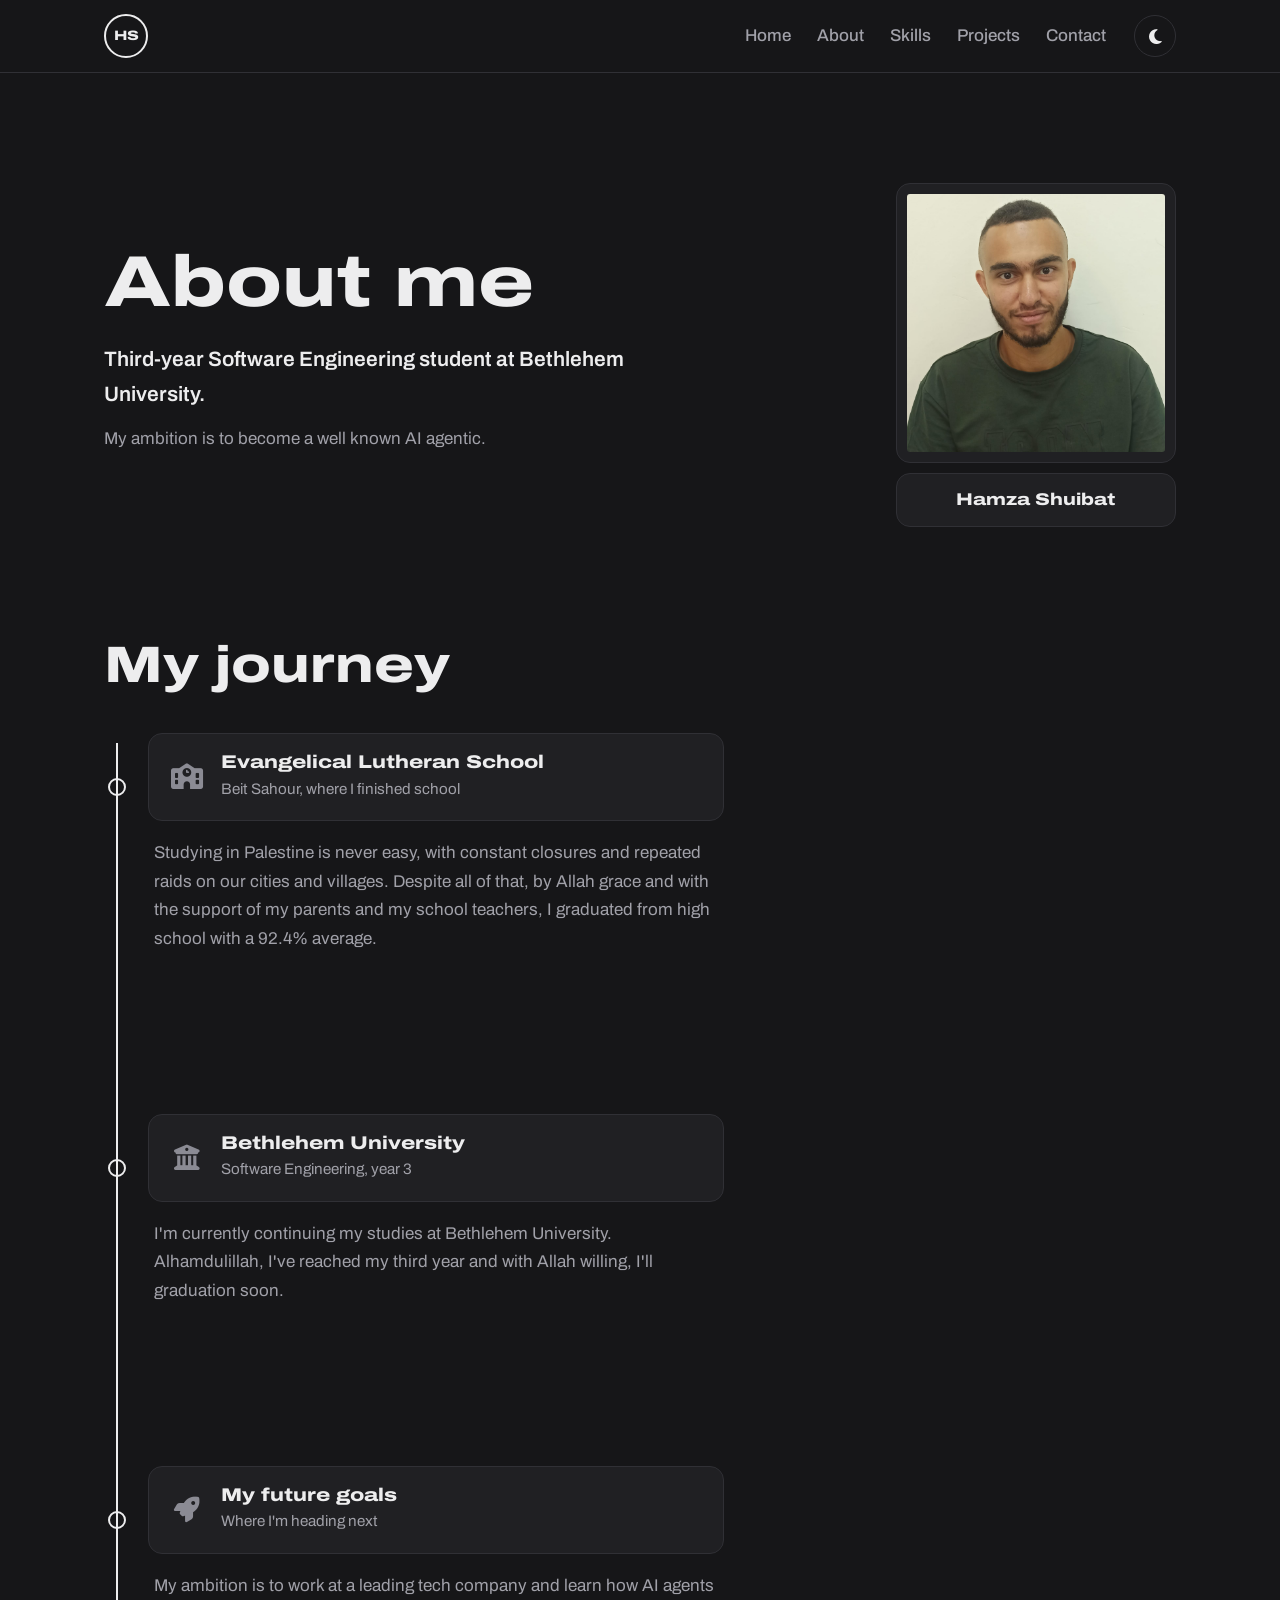
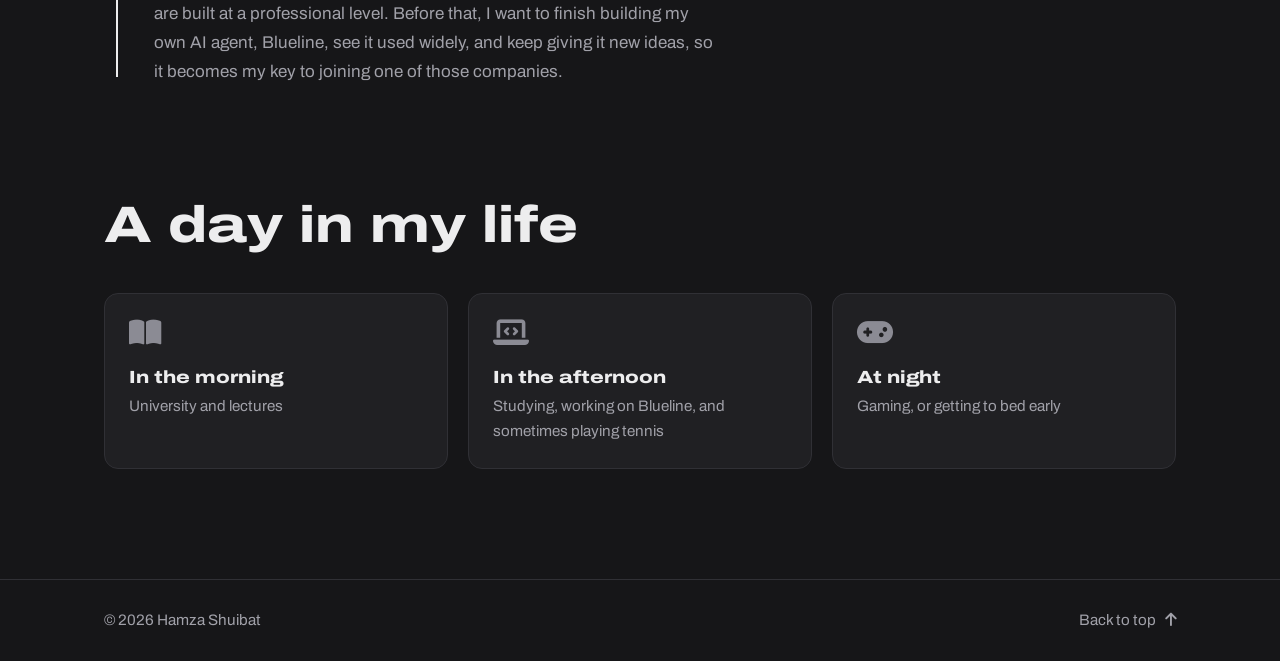
<file: about.html>
<!DOCTYPE html>
<html lang="en">

<head>
    <meta charset="UTF-8">
    <meta name="viewport" content="width=device-width, initial-scale=1.0">
    <meta name="description" content="About Hamza Shuibat: education, journey, and goals.">
    <title>About me | Hamza Shuibat</title>
    <link rel="icon" href="images/favicon.svg" type="image/svg+xml">
    <link rel="preconnect" href="https://fonts.googleapis.com">
    <link rel="preconnect" href="https://fonts.gstatic.com" crossorigin>
    <link rel="stylesheet"
        href="https://fonts.googleapis.com/css2?family=Archivo:wdth,wght@62..125,100..900&display=swap">
    <link rel="stylesheet" href="https://cdnjs.cloudflare.com/ajax/libs/font-awesome/6.5.1/css/all.min.css">
    <link rel="stylesheet" href="styles.css">
</head>

<body>

    <!-- ===================== HEADER + NAVIGATION BAR ===================== -->
    <header class="header">
        <nav class="nav">
            <a href="index.html" class="logo">HS</a>

            <ul class="nav-links">
                <li><a href="index.html">Home</a></li>
                <li><a href="about.html">About</a></li>
                <li><a href="skills.html">Skills</a></li>
                <li><a href="projects.html">Projects</a></li>
                <li><a href="index.html#contact">Contact</a></li>
            </ul>

            <input type="checkbox" id="theme-switch" class="theme-switch" aria-label="Light mode">
            <label for="theme-switch" class="theme-toggle" title="Dark / light mode">
                <i class="fa-solid fa-moon" aria-hidden="true"></i>
                <i class="fa-solid fa-sun" aria-hidden="true"></i>
            </label>
        </nav>
    </header>
    <main>

        <!-- ===================== ABOUT: INTRO + PHOTO ===================== -->
        <section class="section container about-top">
            <div class="about-intro">
                <h1>About me</h1>
                <p class="about-lead">Third-year Software Engineering student at Bethlehem University.</p>
                <p>My ambition is to become a well known AI agentic.</p>
            </div>

            <figure class="profile">
                <img src="images/ME.jpg" alt="Hamza Shuibat">
                <figcaption>Hamza Shuibat</figcaption>
            </figure>
        </section>

        <!-- ===================== MY JOURNEY ===================== -->
        <section class="section container">

            <h2>My journey</h2>

            <ol class="journey">
                <li class="stop">
                    <a class="stop-card" href="https://lutheran-school-bs.wixsite.com/elsbs/programs?lang=ar"
                        target="_blank" rel="noopener">
                        <i class="fa-solid fa-school" aria-hidden="true"></i>
                        <div>
                            <h3>Evangelical Lutheran School</h3>
                            <p>Beit Sahour, where I finished school</p>
                        </div>
                    </a>

                    <p class="stop-story">
                        Studying in Palestine is never easy, with constant closures and repeated raids
                        on our cities and villages. Despite all of that, by Allah grace and with the support
                        of my parents and my school teachers, I graduated from high school with a 92.4% average.
                    </p>
                </li>
                <li class="stop">
                    <a class="stop-card" href="https://www.bethlehem.edu/ar/" target="_blank" rel="noopener">
                        <i class="fa-solid fa-building-columns" aria-hidden="true"></i>
                        <div>
                            <h3>Bethlehem University</h3>
                            <p>Software Engineering, year 3</p>
                        </div>
                    </a>

                    <p class="stop-story">
                        I'm currently continuing my studies at Bethlehem University. Alhamdulillah, I've reached
                        my third year and with Allah willing, I'll graduation soon.
                    </p>
                </li>
                <li class="stop">
                    <div class="stop-card">
                        <i class="fa-solid fa-rocket" aria-hidden="true"></i>
                        <div>
                            <h3>My future goals</h3>
                            <p>Where I'm heading next</p>
                        </div>
                    </div>

                    <p class="stop-story">
                        My ambition is to work at a leading tech company and learn how AI agents are built
                        at a professional level. Before that, I want to finish building my own AI agent, Blueline,
                        see it used widely, and keep giving it new ideas, so it becomes my key to joining one of
                        those companies.
                    </p>
                </li>
            </ol>
        </section>
    </main>

    <!-- ===================== A DAY IN MY LIFE ===================== -->
    <section class="section container">
        <h2>A day in my life</h2>

        <ul class="routine">
            <li>
                <i class="fa-solid fa-book-open" aria-hidden="true"></i>
                <h3>In the morning</h3>
                <p>University and lectures</p>
            </li>
            <li>
                <i class="fa-solid fa-laptop-code" aria-hidden="true"></i>
                <h3>In the afternoon</h3>
                <p>Studying, working on Blueline, and sometimes playing tennis</p>
            </li>
            <li>
                <i class="fa-solid fa-gamepad" aria-hidden="true"></i>
                <h3>At night</h3>
                <p>Gaming, or getting to bed early</p>
            </li>
        </ul>
    </section>

    <!-- ===================== FOOTER ===================== -->
    <footer class="footer">
        <div class="container footer-inner">
            <p>&copy; 2026 Hamza Shuibat</p>
            <a href="#" class="to-top">Back to top <i class="fa-solid fa-arrow-up" aria-hidden="true"></i></a>
        </div>
    </footer>

</body>

</html>
</file>
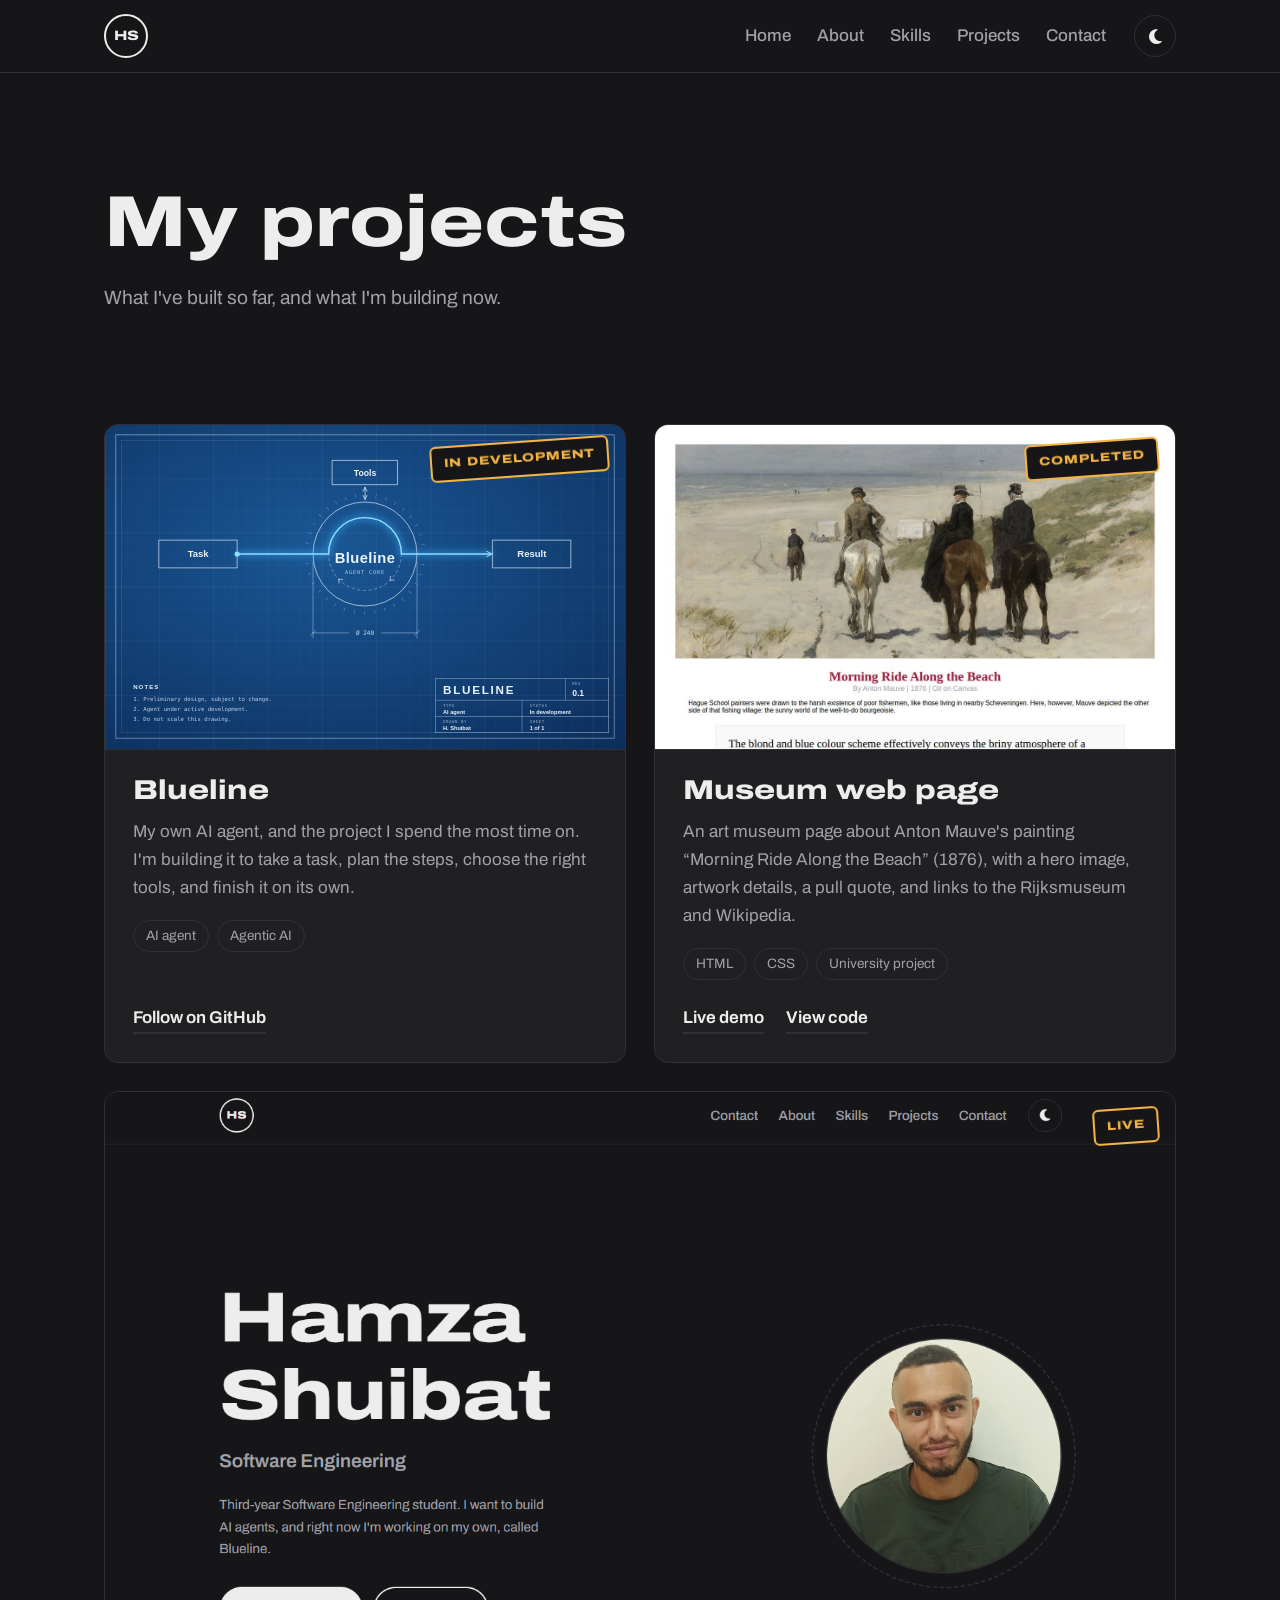
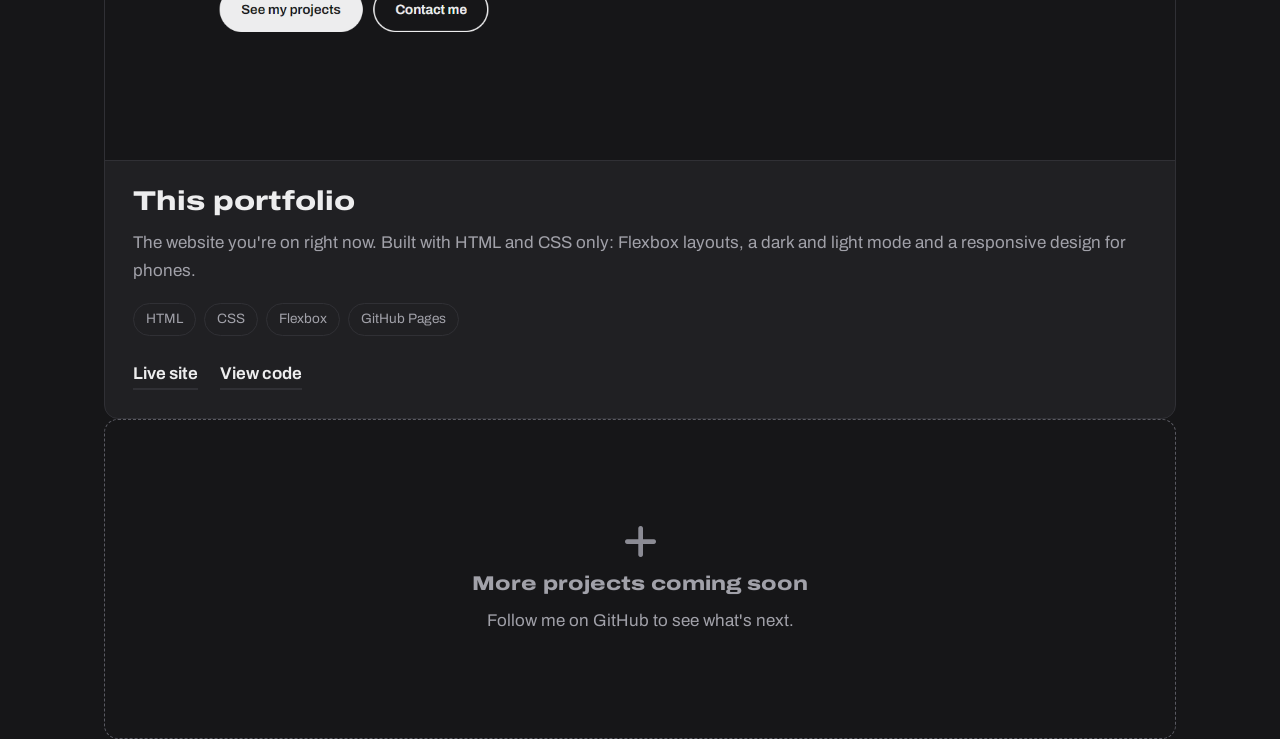
<file: projects.html>
<!DOCTYPE html>
<html lang="en">

<head>
    <meta charset="UTF-8">
    <meta name="viewport" content="width=device-width, initial-scale=1.0">
    <title>Projects | Hamza Shuibat</title>
    <meta name="description"
        content="Hamza Shuibat, third-year Software Engineering student focused on AI agentic engineering.">
    <link rel="icon" href="images/favicon.svg" type="image/svg+xml">
    <link rel="preconnect" href="https://fonts.googleapis.com">
    <link rel="preconnect" href="https://fonts.gstatic.com" crossorigin>
    <link rel="stylesheet"
        href="https://fonts.googleapis.com/css2?family=Archivo:wdth,wght@62..125,100..900&display=swap">
    <link rel="stylesheet" href="https://cdnjs.cloudflare.com/ajax/libs/font-awesome/6.5.1/css/all.min.css">
    <link rel="stylesheet" href="styles.css">
</head>

<body>

    <!-- ===================== HEADER + NAVIGATION BAR ===================== -->
    <header class="header">
        <nav class="nav">
            <a href="index.html" class="logo">HS</a>

            <ul class="nav-links">
                <li><a href="index.html">Home</a></li>
                <li><a href="about.html">About</a></li>
                <li><a href="skills.html">Skills</a></li>
                <li><a href="projects.html">Projects</a></li>
                <li><a href="index.html#contact">Contact</a></li>
            </ul>

            <input type="checkbox" id="theme-switch" class="theme-switch" aria-label="Light mode">
            <label for="theme-switch" class="theme-toggle" title="Dark / light mode">
                <i class="fa-solid fa-moon" aria-hidden="true"></i>
                <i class="fa-solid fa-sun" aria-hidden="true"></i>
            </label>
        </nav>
    </header>

    <main>

        <!-- ===================== PROJECTS: TITLE ===================== -->
        <section class="section container projects-top">
            <h1>My projects</h1>
            <p class="projects-lead">What I've built so far, and what I'm building now.</p>
        </section>

        <!-- ===================== ALL PROJECTS ===================== -->
        <section class="section container">
            <div class="projects projects-all">

                <!-- 1. Blueline -->
                <article class="project">
                    <figure class="project-image">
                        <img src="images/blueline.svg"
                            alt="Drawing of Blueline, an AI agent that turns a task into a result using tools"
                            loading="lazy">
                    </figure>
                    <p class="stamp">In development</p>
                    <div class="project-body">
                        <h3>Blueline</h3>
                        <p>
                            My own AI agent, and the project I spend the most time on. I'm building it
                            to take a task, plan the steps, choose the right tools, and finish it on its own.
                        </p>
                        <ul class="tags">
                            <li>AI agent</li>
                            <li>Agentic AI</li>
                        </ul>
                        <div class="project-links">
                            <a href="https://github.com/kopfror" target="_blank" rel="noopener">Follow on GitHub</a>
                        </div>

                    </div>
                </article>

                <!-- 2. Museum web page -->
                <article class="project">
                    <figure class="project-image">
                        <img src="images/museum.jpg"
                            alt="Screenshot of the museum web page about the painting Morning Ride Along the Beach"
                            loading="lazy">
                    </figure>
                    <p class="stamp">Completed</p>
                    <div class="project-body">
                        <h3>Museum web page</h3>
                        <p>
                            An art museum page about Anton Mauve's painting “Morning Ride Along the Beach”
                            (1876), with a hero image, artwork details, a pull quote, and links to the
                            Rijksmuseum and Wikipedia.
                        </p>
                        <ul class="tags">
                            <li>HTML</li>
                            <li>CSS</li>
                            <li>University project</li>
                        </ul>
                        <div class="project-links">
                            <a href="https://kopfror.github.io/Museum-Uni/" target="_blank" rel="noopener">Live demo</a>
                            <a href="https://github.com/kopfror/Museum-Uni" target="_blank" rel="noopener">View code</a>
                        </div>
                    </div>
                </article>

                <!-- 3. This portfolio -->
                <article class="project">
                    <figure class="project-image">
                        <img src="images/profile.png" alt="Screenshot of the home page of this portfolio website"
                            loading="lazy">
                    </figure>
                    <p class="stamp">Live</p>
                    <div class="project-body">
                        <h3>This portfolio</h3>
                        <p>
                            The website you're on right now. Built with HTML and CSS only: Flexbox layouts,
                            a dark and light mode and a responsive design for phones.
                        </p>
                        <ul class="tags">
                            <li>HTML</li>
                            <li>CSS</li>
                            <li>Flexbox</li>
                            <li>GitHub Pages</li>
                        </ul>
                        <div class="project-links">
                            <a href="https://kopfror.github.io/Portfolio/" target="_blank" rel="noopener">Live site</a>
                            <a href="https://github.com/kopfror/Portfolio" target="_blank" rel="noopener">View code</a>
                        </div>
                    </div>
            </div>
            </article>

            <!-- 4. coming soon -->
            <a class="project-soon" href="https://github.com/kopfror" target="_blank" rel="noopener">
                <i class="fa-solid fa-plus" aria-hidden="true"></i>
                <h3>More projects coming soon</h3>
                <p>Follow me on GitHub to see what's next.</p>
            </a>

            </div>
        </section>

    </main>









</body>
</file>
<file: styles.css>
/* =====================================================================
   ALL PAGES (index.html, about.html, skills.html, projects.html)
   ===================================================================== */

:root {
    --bg: #161618;
    --surface: #202023;
    --border: #303035;
    --text: #ededee;
    --muted: #a1a1a9;
    --icon: #8b8b94;
    --stamp: #f5b544;
    --frame: #5a5a62;

    --java: #e76f00;
    --html: #e34f26;
    --css: #1572b6;
    --js: #f7df1e;
    --bash: #4eaa25;
    --arch: #1793d1;
    --zorin: #15a6f0;
    --linux: #fcc624;
    --git: #f05032;
    --ai: #4f9dff;
    --school: #a78bfa;
    --languages: #f59e0b;
    --gaming: #22c55e;
    --linkedin: #0a66c2;
    --github: #ffffff;
    --youtube: #ff0000;
    --email: #ea4335;
    --whatsapp: #25d366;
    --discord: #5865f2;

    --font: "Archivo", "Helvetica Neue", Arial, sans-serif;
    --radius: 14px;
    color-scheme: dark;
}

:root:has(#theme-switch:checked) {
    --bg: #f3f3f4;
    --surface: #ffffff;
    --border: #dcdce0;
    --text: #19191c;
    --muted: #5d5d67;
    --icon: #9a9aa3;
    --stamp: #b06a00;
    --frame: #b4b4bc;
    --github: #181717;
    color-scheme: light;
}

* {
    box-sizing: border-box;
}

html {
    scroll-behavior: smooth;
    scroll-padding-top: 90px;
}

body {
    margin: 0;
    font-family: var(--font);
    font-size: 1.0625rem;
    line-height: 1.65;
    color: var(--text);
    background: var(--bg);
    transition: background-color 0.4s, color 0.4s;
}

img {
    display: block;
    max-width: 100%;
}

a {
    color: inherit;
    text-decoration: none;
}

ul,
ol {
    margin: 0;
    padding: 0;
    list-style: none;
}

h1,
h2,
h3 {
    margin: 0;
    line-height: 1.1;
    font-weight: 800;
    font-stretch: 125%;
}

:focus-visible {
    outline: 2px solid var(--text);
    outline-offset: 4px;
}

.container {
    max-width: 1120px;
    margin: 0 auto;
    padding: 0 24px;
}

.section {
    padding-top: 110px;
}

.section h2 {
    margin-bottom: 40px;
    font-size: clamp(2.2rem, 5vw, 3.2rem);
}

.header {
    position: sticky;
    top: 0;
    z-index: 10;
    background: var(--bg);
    border-bottom: 1px solid var(--border);
    transition: background-color 0.4s, border-color 0.4s;
}

.nav {
    display: flex;
    align-items: center;
    gap: 28px;
    max-width: 1120px;
    height: 72px;
    margin: 0 auto;
    padding: 0 24px;
}

.logo {
    display: flex;
    align-items: center;
    justify-content: center;
    width: 44px;
    height: 44px;
    border: 2px solid var(--text);
    border-radius: 50%;
    font-size: 0.85rem;
    font-weight: 800;
    font-stretch: 125%;
    transition: transform 0.4s, background-color 0.3s, color 0.3s;
}

.logo:hover {
    background: var(--text);
    color: var(--bg);
    transform: rotate(-15deg) scale(1.08);
}

.nav-links {
    display: flex;
    gap: 26px;
    margin-left: auto;
}

.nav-links a {
    position: relative;
    color: var(--muted);
    font-weight: 500;
    transition: color 0.2s;
}

.nav-links a::after {
    content: "";
    position: absolute;
    left: 0;
    bottom: -4px;
    width: 100%;
    height: 2px;
    background: var(--text);
    transform: scaleX(0);
    transition: transform 0.3s;
}

.nav-links a:hover {
    color: var(--text);
}

.nav-links a:hover::after {
    transform: scaleX(1);
}

.theme-switch {
    position: fixed;
    top: 0;
    left: 0;
    opacity: 0;
    pointer-events: none;
}

.theme-toggle {
    position: relative;
    width: 42px;
    height: 42px;
    border: 1px solid var(--border);
    border-radius: 50%;
    cursor: pointer;
    transition: border-color 0.3s, transform 0.3s;
}

.theme-toggle:hover {
    border-color: var(--text);
    transform: scale(1.1);
}

.theme-switch:focus-visible+.theme-toggle {
    outline: 2px solid var(--text);
    outline-offset: 3px;
}

.theme-toggle i {
    position: absolute;
    top: 50%;
    left: 50%;
    translate: -50% -50%;
    transition: opacity 0.4s, transform 0.5s;
}

.fa-moon {
    color: var(--text);
}

.fa-sun {
    color: var(--stamp);
    opacity: 0;
    transform: rotate(-90deg) scale(0.4);
}

.theme-switch:checked+.theme-toggle .fa-moon {
    opacity: 0;
    transform: rotate(90deg) scale(0.4);
}

.theme-switch:checked+.theme-toggle .fa-sun {
    opacity: 1;
    transform: none;
}

.button {
    display: inline-block;
    padding: 13px 26px;
    border: 2px solid var(--text);
    border-radius: 999px;
    font-weight: 650;
    transition: transform 0.25s, background-color 0.25s, color 0.25s;
}

.button-main {
    background: var(--text);
    color: var(--bg);
}

.button:hover {
    transform: translateY(-4px);
}

.button-outline:hover {
    background: var(--text);
    color: var(--bg);
}

.footer {
    margin-top: 110px;
    border-top: 1px solid var(--border);
}

.footer-inner {
    display: flex;
    justify-content: space-between;
    align-items: center;
    padding-top: 28px;
    padding-bottom: 28px;
    color: var(--muted);
    font-size: 0.95rem;
}

.footer p {
    margin: 0;
}

.to-top {
    transition: color 0.3s;
}

.to-top i {
    margin-left: 6px;
    transition: transform 0.3s;
}

.to-top:hover {
    color: var(--text);
}

.to-top:hover i {
    transform: translateY(-4px);
}

.java:hover i {
    color: var(--java);
}

.html:hover i {
    color: var(--html);
}

.css:hover i {
    color: var(--css);
}

.js:hover i {
    color: var(--js);
}

.bash:hover i {
    color: var(--bash);
}

.arch:hover i {
    color: var(--arch);
}

.zorin:hover i {
    color: var(--zorin);
}

.linux:hover i {
    color: var(--linux);
}

.git:hover i {
    color: var(--git);
}

.ai:hover i {
    color: var(--ai);
}

.school:hover i {
    color: var(--school);
}

.languages:hover i {
    color: var(--languages);
}

.gaming:hover i {
    color: var(--gaming);
}

.linkedin:hover i {
    color: var(--linkedin);
}

.github:hover i {
    color: var(--github);
}

.youtube:hover i {
    color: var(--youtube);
}

.email:hover i {
    color: var(--email);
}

.whatsapp:hover i {
    color: var(--whatsapp);
}

.discord:hover i {
    color: var(--discord);
}

.si {
    display: inline-block;
    width: 1em;
    height: 1em;
    background-color: currentColor;
    -webkit-mask: var(--logo) center / contain no-repeat;
    mask: var(--logo) center / contain no-repeat;
}

.si-arch {
    --logo: url("https://cdn.jsdelivr.net/npm/simple-icons@16.0.0/icons/archlinux.svg");
}

.si-zorin {
    --logo: url("https://cdn.jsdelivr.net/npm/simple-icons@16.0.0/icons/zorin.svg");
}

.si-bash {
    --logo: url("https://cdn.jsdelivr.net/npm/simple-icons@16.0.0/icons/gnubash.svg");
}

@media (max-width: 640px) {
    html {
        scroll-padding-top: 130px;
    }

    .nav {
        flex-wrap: wrap;
        height: auto;
        padding-top: 12px;
        padding-bottom: 12px;
        row-gap: 12px;
    }

    .theme-toggle {
        margin-left: auto;
    }

    .nav-links {
        order: 3;
        width: 100%;
        justify-content: space-between;
        margin-left: 0;
        font-size: 0.95rem;
    }

    .section {
        padding-top: 80px;
    }
}


/* =====================================================================
   index.html
   ===================================================================== */

.hero {
    display: flex;
    align-items: center;
    justify-content: space-between;
    gap: 48px;
    min-height: calc(100vh - 72px);
    padding-top: 40px;
    padding-bottom: 40px;
}

.hero h1 {
    font-size: clamp(2.8rem, 8vw, 5.6rem);
    animation: fade-up 0.8s both;
}

.hero-title {
    margin: 14px 0 22px;
    color: var(--muted);
    font-size: clamp(1.15rem, 2.4vw, 1.5rem);
    font-weight: 600;
    animation: fade-up 0.8s 0.15s both;
}

.hero-intro {
    max-width: 44ch;
    margin: 0 0 34px;
    color: var(--muted);
    animation: fade-up 0.8s 0.3s both;
}

.hero-buttons {
    display: flex;
    flex-wrap: wrap;
    gap: 14px;
    animation: fade-up 0.8s 0.45s both;
}

.hero-circle {
    position: relative;
    flex-shrink: 0;
    width: 300px;
    height: 300px;
    animation: pop-in 0.9s 0.3s both;
}

.hero-circle img {
    width: 100%;
    height: 100%;
    object-fit: cover;
    border: 2px solid var(--border);
    border-radius: 50%;
    transition: border-color 0.4s, transform 0.4s;
}

.hero-circle::before {
    content: "";
    position: absolute;
    inset: -18px;
    border: 2px dashed var(--border);
    border-radius: 50%;
}

.hero-circle:hover img {
    border-color: var(--text);
    transform: scale(1.03);
}

.hero-circle:hover::before {
    animation: spin 6s linear infinite;
}

.about {
    display: flex;
    align-items: flex-start;
    gap: 56px;
}

.about-text {
    flex: 1;
    max-width: 60ch;
}

.about-text p {
    margin: 0 0 18px;
    color: var(--muted);
    font-size: 1.15rem;
}

.facts {
    flex: 0 0 340px;
    padding: 10px;
    border: 1px solid var(--border);
    border-radius: var(--radius);
    background: var(--surface);
}

.facts li {
    display: flex;
    align-items: center;
    gap: 14px;
    padding: 10px 14px;
    border-radius: 10px;
    transition: background-color 0.25s, transform 0.25s;
}

.facts i {
    width: 24px;
    text-align: center;
    font-size: 1.2rem;
    color: var(--icon);
    transition: color 0.3s;
}

.facts li:hover {
    background: var(--bg);
    transform: translateX(6px);
}

.about-buttons {
    margin-top: 36px;
    margin-left: -4px;
}

.skills {
    display: flex;
    flex-wrap: wrap;
    gap: 20px;
}

.skill {
    flex: 1 1 calc(33.333% - 20px);
}

.skill a {
    display: flex;
    flex-direction: column;
    gap: 18px;
    height: 100%;
    padding: 28px;
    border: 1px solid var(--border);
    border-radius: var(--radius);
    background: var(--surface);
    transition: background-color 0.3s, border-color 0.3s;
}

.skill i {
    font-size: 2.4rem;
    color: var(--icon);
    transition: color 0.3s;
}

.skill h3 {
    font-size: 1.2rem;
}

.skill a:hover {
    background: var(--bg);
    border-color: var(--frame);
}

.skill-more a {
    border-style: dashed;
    background: transparent;
}

.skill-more a:hover i {
    color: var(--text);
    transform: translateX(8px);
}

.contact-text {
    margin: -20px 0 36px;
    color: var(--muted);
}

.socials {
    display: flex;
    flex-wrap: wrap;
    gap: 16px;
}

.social {
    position: relative;
    display: flex;
    flex-direction: column;
    align-items: center;
    width: 130px;
    padding: 24px 10px;
    border: 1px solid var(--border);
    border-radius: var(--radius);
    background: var(--surface);
    color: var(--muted);
    font-weight: 600;
    transition: transform 0.3s, border-color 0.3s, color 0.3s;
}

.social span {
    position: absolute;
    width: 1px;
    height: 1px;
    overflow: hidden;
    clip-path: inset(50%);
    white-space: nowrap;
}

.social i {
    font-size: 2.6rem;
    color: var(--icon);
    transition: color 0.3s;
}

.social:hover {
    transform: translateY(-8px);
    border-color: var(--icon);
    color: var(--text);
}

.social:hover i {
    animation: bounce 0.6s;
}

@media (max-width: 900px) {
    .hero-circle {
        width: 220px;
        height: 220px;
    }

    .about {
        flex-direction: column;
    }

    .facts {
        flex-basis: auto;
        width: 100%;
    }

    .skill {
        flex-basis: calc(50% - 20px);
    }
}

@media (max-width: 640px) {
    .hero {
        flex-direction: column-reverse;
        align-items: flex-start;
        min-height: auto;
        padding-top: 56px;
    }

    .hero-circle {
        width: 150px;
        height: 150px;
        margin-left: 18px;
    }

    .hero-circle::before {
        inset: -12px;
    }

    .skill {
        flex-basis: 100%;
    }

    .skill a {
        flex-direction: row;
        align-items: center;
        padding: 20px 22px;
    }

    .skill i {
        width: 40px;
        font-size: 2rem;
        text-align: center;
    }

    .socials {
        flex-wrap: nowrap;
        gap: 8px;
    }

    .socials li {
        flex: 1;
    }

    .social {
        width: 100%;
        padding: 14px 0;
    }

    .social i {
        font-size: 1.6rem;
    }
}

/* =====================================================================
   index.html
   ===================================================================== */

.hero {
    display: flex;
    align-items: center;
    justify-content: space-between;
    gap: 48px;
    min-height: calc(100vh - 72px);
    padding-top: 40px;
    padding-bottom: 40px;
}

.hero h1 {
    font-size: clamp(2.8rem, 8vw, 5.6rem);
    animation: fade-up 0.8s both;
}

.hero-title {
    margin: 14px 0 22px;
    color: var(--muted);
    font-size: clamp(1.15rem, 2.4vw, 1.5rem);
    font-weight: 600;
    animation: fade-up 0.8s 0.15s both;
}

.hero-intro {
    max-width: 44ch;
    margin: 0 0 34px;
    color: var(--muted);
    animation: fade-up 0.8s 0.3s both;
}

.hero-buttons {
    display: flex;
    flex-wrap: wrap;
    gap: 14px;
    animation: fade-up 0.8s 0.45s both;
}

.hero-circle {
    position: relative;
    flex-shrink: 0;
    width: 300px;
    height: 300px;
    animation: pop-in 0.9s 0.3s both;
}

.hero-circle img {
    width: 100%;
    height: 100%;
    object-fit: cover;
    border: 2px solid var(--border);
    border-radius: 50%;
    transition: border-color 0.4s, transform 0.4s;
}

.hero-circle::before {
    content: "";
    position: absolute;
    inset: -18px;
    border: 2px dashed var(--border);
    border-radius: 50%;
}

.hero-circle:hover img {
    border-color: var(--text);
    transform: scale(1.03);
}

.hero-circle:hover::before {
    animation: spin 6s linear infinite;
}

.about {
    display: flex;
    align-items: flex-start;
    gap: 56px;
}

.about-text {
    flex: 1;
    max-width: 60ch;
}

.about-text p {
    margin: 0 0 18px;
    color: var(--muted);
    font-size: 1.15rem;
}

.facts {
    flex: 0 0 340px;
    padding: 10px;
    border: 1px solid var(--border);
    border-radius: var(--radius);
    background: var(--surface);
}

.facts li {
    display: flex;
    align-items: center;
    gap: 14px;
    padding: 10px 14px;
    border-radius: 10px;
    transition: background-color 0.25s, transform 0.25s;
}

.facts i {
    width: 24px;
    text-align: center;
    font-size: 1.2rem;
    color: var(--icon);
    transition: color 0.3s;
}

.facts li:hover {
    background: var(--bg);
    transform: translateX(6px);
}

.about-buttons {
    margin-top: 36px;
    margin-left: -4px;
}

.skills {
    display: flex;
    flex-wrap: wrap;
    gap: 20px;
}

.skill {
    flex: 1 1 calc(33.333% - 20px);
    transition: opacity 0.3s;
}

.skill.languages {
    --k: var(--languages);
}

.skill.ai {
    --k: var(--ai);
}

.skill.linux {
    --k: var(--linux);
}

.skill.git {
    --k: var(--git);
}

.skill.gaming {
    --k: var(--gaming);
}

.skill-more {
    --k: var(--text);
}

.skill a {
    position: relative;
    overflow: hidden;
    display: flex;
    flex-direction: column;
    gap: 18px;
    height: 100%;
    padding: 28px;
    border: 1px solid var(--border);
    border-radius: var(--radius);
    background: var(--surface);
    transition: border-color 0.2s ease-out;
}

.skill a::after {
    content: "";
    position: absolute;
    top: 0;
    left: -60%;
    width: 40%;
    height: 100%;
    background: color-mix(in srgb, var(--text) 8%, transparent);
    transform: skewX(-20deg);
    transition: none;
}

.skill i {
    font-size: 2.4rem;
    color: var(--icon);
    transition: color 0.3s, transform 0.4s;
}

.skill h3 {
    font-size: 1.2rem;
}

.skill a:hover {
    border-color: var(--k);
}

.skill a:hover::after {
    left: 130%;
    transition: left 0.7s;
}

.skills:has(.skill:hover) .skill:not(:hover) {
    opacity: 0.4;
}

.skill-more a {
    border-style: dashed;
    background: transparent;
}

.skill-more a::after {
    display: none;
}

.skill-more a:hover i {
    color: var(--text);
    transform: translateX(8px);
}

.contact-text {
    margin: -20px 0 36px;
    color: var(--muted);
}

.socials {
    display: flex;
    flex-wrap: wrap;
    gap: 16px;
}

.social {
    position: relative;
    display: flex;
    flex-direction: column;
    align-items: center;
    width: 130px;
    padding: 24px 10px;
    border: 1px solid var(--border);
    border-radius: var(--radius);
    background: var(--surface);
    color: var(--muted);
    font-weight: 600;
    transition: transform 0.3s, border-color 0.3s, color 0.3s;
}

.social span {
    position: absolute;
    width: 1px;
    height: 1px;
    overflow: hidden;
    clip-path: inset(50%);
    white-space: nowrap;
}

.social i {
    font-size: 2.6rem;
    color: var(--icon);
    transition: color 0.3s;
}

.social:hover {
    transform: translateY(-8px);
    border-color: var(--icon);
    color: var(--text);
}

.social:hover i {
    animation: bounce 0.6s;
}

@media (max-width: 900px) {
    .hero-circle {
        width: 220px;
        height: 220px;
    }

    .about {
        flex-direction: column;
    }

    .facts {
        flex-basis: auto;
        width: 100%;
    }

    .skill {
        flex-basis: calc(50% - 20px);
    }
}

@media (max-width: 640px) {
    .hero {
        flex-direction: column-reverse;
        align-items: flex-start;
        min-height: auto;
        padding-top: 56px;
    }

    .hero-circle {
        width: 150px;
        height: 150px;
        margin-left: 18px;
    }

    .hero-circle::before {
        inset: -12px;
    }

    .skill {
        flex-basis: 100%;
    }

    .skill a {
        flex-direction: row;
        align-items: center;
        padding: 20px 22px;
    }

    .skill i {
        width: 40px;
        font-size: 2rem;
        text-align: center;
    }

    .socials {
        flex-wrap: nowrap;
        gap: 8px;
    }

    .socials li {
        flex: 1;
    }

    .social {
        width: 100%;
        padding: 14px 0;
    }

    .social i {
        font-size: 1.6rem;
    }
}

/* =====================================================================
   index.html + projects.html (project cards)
   ===================================================================== */

.projects {
    display: flex;
    gap: 28px;
}

.project {
    position: relative;
    flex: 1;
    display: flex;
    flex-direction: column;
    overflow: hidden;
    border: 1px solid var(--border);
    border-radius: var(--radius);
    background: var(--surface);
    transition: transform 0.35s, border-color 0.35s, box-shadow 0.35s;
}

.project-image {
    margin: 0;
    aspect-ratio: 16 / 10;
    overflow: hidden;
    border-bottom: 1px solid var(--border);
}

.project-image img {
    width: 100%;
    height: 100%;
    object-fit: cover;
    transition: transform 0.6s;
}

.stamp {
    position: absolute;
    top: 16px;
    right: 16px;
    margin: 0;
    padding: 6px 12px;
    border: 2px solid var(--stamp);
    border-radius: 6px;
    background: var(--bg);
    color: var(--stamp);
    font-size: 0.75rem;
    font-weight: 800;
    font-stretch: 125%;
    letter-spacing: 0.08em;
    text-transform: uppercase;
    rotate: -4deg;
}

.project-body {
    display: flex;
    flex-direction: column;
    flex: 1;
    padding: 26px 28px 28px;
}

.project-body h3 {
    margin-bottom: 12px;
    font-size: 1.7rem;
}

.project-body p {
    margin: 0 0 18px;
    color: var(--muted);
}

.tags {
    display: flex;
    flex-wrap: wrap;
    gap: 8px;
    margin-bottom: 24px;
}

.tags li {
    padding: 4px 12px;
    border: 1px solid var(--border);
    border-radius: 999px;
    color: var(--muted);
    font-size: 0.85rem;
}

.project-links {
    display: flex;
    gap: 22px;
    margin-top: auto;
}

.project-links a {
    font-weight: 650;
    border-bottom: 2px solid var(--border);
    transition: border-color 0.3s;
}

.project-links a:hover {
    border-color: var(--text);
}

.project:hover {
    transform: translateY(-8px);
    border-color: var(--icon);
    box-shadow: 0 18px 40px rgb(0 0 0 / 0.22);
}

.project:hover .project-image img {
    transform: scale(1.06);
}

.project:hover .stamp {
    animation: stamp 0.5s;
}

.projects-buttons {
    display: flex;
    justify-content: flex-end;
    margin-top: 28px;
}

.projects-buttons i {
    margin-left: 8px;
    transition: transform 0.3s;
}

.projects-buttons .button:hover i {
    transform: translateX(5px);
}

@media (max-width: 900px) {
    .projects {
        flex-direction: column;
    }
}

@media (max-width: 640px) {
    .stamp {
        top: 10px;
        right: 10px;
        padding: 4px 8px;
        font-size: 0.55rem;
    }
}

/* =====================================================================
   about.html
   ===================================================================== */

.about-top {
    display: flex;
    align-items: center;
    justify-content: space-between;
    gap: 48px;
}

.about-intro {
    flex: 1;
    max-width: 60ch;
}

.about-intro h1 {
    margin-bottom: 20px;
    font-size: clamp(2.6rem, 7vw, 4.5rem);
    animation: fade-up 0.8s both;
}

.about-intro p {
    margin: 0 0 14px;
    color: var(--muted);
    animation: fade-up 0.8s 0.2s both;
}

.about-intro .about-lead {
    font-size: 1.3rem;
    font-weight: 600;
    color: var(--text);
}

.profile {
    flex: 0 0 280px;
    margin: 0;
    animation: pop-in 0.8s 0.2s both;
}

.profile img,
.profile figcaption {
    background: var(--surface);
    border: 1px solid var(--border);
    border-radius: var(--radius);
    transition: border-color 0.3s;
}

.profile img {
    width: 100%;
    aspect-ratio: 1;
    object-fit: cover;
    padding: 10px;
}

.profile figcaption {
    margin-top: 10px;
    padding: 12px;
    text-align: center;
    font-weight: 800;
    font-stretch: 125%;
}

.profile:hover img,
.profile:hover figcaption {
    border-color: var(--frame);
}

.journey {
    position: relative;
    display: flex;
    flex-direction: column;
    gap: 160px;
    max-width: 620px;
    padding-left: 44px;
}

.journey::before,
.journey::after {
    content: "";
    position: absolute;
    left: 12px;
    top: 10px;
    bottom: 10px;
    width: 2px;
    background: var(--border);
}

.journey::after {
    background: var(--text);
    transform-origin: top;
}

.stop {
    position: relative;
}

.stop::before {
    content: "";
    position: absolute;
    left: -31px;
    top: 54px;
    width: 14px;
    height: 14px;
    translate: -50% -50%;
    border: 2px solid var(--text);
    border-radius: 50%;
    background: var(--bg);
}

.stop-card {
    display: flex;
    align-items: center;
    gap: 18px;
    padding: 18px 22px;
    border: 1px solid var(--border);
    border-radius: var(--radius);
    background: var(--surface);
    transition: transform 0.3s, border-color 0.3s;
}

.stop-card i {
    width: 32px;
    text-align: center;
    font-size: 1.6rem;
    color: var(--icon);
    transition: color 0.3s, transform 0.3s;
}

.stop-card h3 {
    font-size: 1.15rem;
}

.stop-card p {
    margin: 4px 0 0;
    color: var(--muted);
    font-size: 0.95rem;
}

.stop-story {
    max-width: 60ch;
    margin: 18px 0 0;
    padding: 0 6px;
    color: var(--muted);
    line-height: 1.7;
}

.stop-card:hover {
    transform: translateX(8px);
    border-color: var(--icon);
}

.stop-card:hover i {
    color: var(--text);
    transform: scale(1.15);
}

.routine {
    display: flex;
    gap: 20px;
}

.routine li {
    flex: 1;
    padding: 24px;
    border: 1px solid var(--border);
    border-radius: var(--radius);
    background: var(--surface);
    transition: background-color 0.25s, border-color 0.25s;
}

.routine i {
    font-size: 1.8rem;
    color: var(--icon);
    transition: color 0.3s, transform 0.3s;
}

.routine h3 {
    margin: 16px 0 6px;
    font-size: 1.1rem;
}

.routine p {
    margin: 0;
    color: var(--muted);
    font-size: 0.95rem;
}

.routine li:hover {
    background: var(--bg);
    border-color: var(--frame);
}

.routine li:hover i {
    color: var(--text);
    transform: translateX(6px);
}

@supports (animation-timeline: view()) {
    @media (prefers-reduced-motion: no-preference) {
        .stop {
            animation: stop-in linear both, stop-out linear forwards;
            animation-timeline: view(), view();
            animation-range: entry 0% entry 100%, exit 0% exit 100%;
        }

        .journey::after {
            animation: draw-line linear both;
            animation-timeline: view();
            animation-range: entry 0% entry 100%;
        }
    }
}

@media (max-width: 640px) {
    .about-top {
        flex-direction: column-reverse;
        align-items: flex-start;
    }

    .profile {
        flex-basis: auto;
        width: 220px;
    }

    .journey {
        padding-left: 36px;
    }

    .journey::before,
    .journey::after {
        left: 8px;
    }

    .stop::before {
        left: -27px;
    }

    .routine {
        flex-direction: column;
    }
}


/* =====================================================================
   skills.html
   ===================================================================== */

.skills-top h1 {
    margin-bottom: 20px;
    font-size: clamp(2.6rem, 7vw, 4.5rem);
    animation: fade-up 0.8s both;
}

.skills-lead {
    margin: 0;
    color: var(--muted);
    font-size: 1.2rem;
    animation: fade-up 0.8s 0.2s both;
}

.catalog {
    padding-top: 220px;
}

.catalog h2 i {
    margin-right: 12px;
    color: var(--icon);
}

.catalog-lead {
    margin: -20px 0 32px;
    color: var(--muted);
}

.terminals {
    display: flex;
    gap: 28px;
    align-items: flex-start;
}

.lang {
    flex: 1;
    min-width: 0;
}

.lang h3 {
    display: flex;
    align-items: center;
    gap: 12px;
    margin-bottom: 16px;
    font-size: 1.3rem;
}

.lang h3 i {
    font-size: 1.6rem;
    color: var(--icon);
    transition: color 0.3s;
}

.terminal {
    overflow: hidden;
    border: 1px solid #34353f;
    border-radius: 12px;
    background: #24252e;
    color: #e4e4e7;
    font-family: ui-monospace, "SF Mono", Menlo, Consolas, "DejaVu Sans Mono", monospace;
    font-size: 0.9rem;
    line-height: 1.7;
    box-shadow: 0 20px 45px rgb(0 0 0 / 0.35);
    transition: box-shadow 0.3s;
}

.terminal-bar {
    display: flex;
    gap: 8px;
    padding: 14px 16px 6px;
}

.terminal-bar span {
    width: 12px;
    height: 12px;
    border-radius: 50%;
    background: #ff5f57;
}

.terminal-bar span:nth-child(2) {
    background: #febc2e;
}

.terminal-bar span:nth-child(3) {
    background: #28c840;
}

.terminal-body {
    margin: 0;
    padding: 8px 22px 20px;
    overflow-x: auto;
    font: inherit;
}

.terminal-body p {
    margin: 0;
}

.t-path {
    color: #7fdbff;
    font-weight: 700;
}

.t-prompt {
    color: #ff79c6;
}

.t-kw {
    color: #ff79c6;
}

.t-type {
    color: #8be9fd;
}

.t-fn {
    color: #50fa7b;
}

.t-str {
    color: #f1fa8c;
}

.t-key {
    color: #7fdbff;
    font-weight: 700;
}

.t-comment {
    color: #6b6f85;
    font-style: italic;
}

.t-output {
    display: inline-block;
    width: 13ch;
    overflow: hidden;
    white-space: nowrap;
    vertical-align: bottom;
}

.lang:hover .t-output {
    animation: typing 0.9s steps(13);
}

.t-cursor {
    display: inline-block;
    width: 0.6em;
    height: 1.15em;
    background: #c8c8cf;
    vertical-align: text-bottom;
    animation: blink 1s steps(1) infinite;
}

.lang:hover .terminal {
    box-shadow: 0 26px 55px rgb(0 0 0 / 0.45);
}

.neofetch {
    display: flex;
    align-items: flex-start;
    gap: 28px;
    margin: 10px 0 14px;
}

.neofetch .si {
    flex-shrink: 0;
    font-size: 7.5rem;
    color: var(--arch);
}

.bash:hover .neofetch .si {
    color: var(--arch);
}

.color-blocks {
    display: flex;
    margin-top: 10px;
}

.color-blocks span {
    width: 22px;
    height: 14px;
}

.color-blocks span:nth-child(1) {
    background: #21222c;
}

.color-blocks span:nth-child(2) {
    background: #ff5555;
}

.color-blocks span:nth-child(3) {
    background: #50fa7b;
}

.color-blocks span:nth-child(4) {
    background: #f1fa8c;
}

.color-blocks span:nth-child(5) {
    background: #bd93f9;
}

.color-blocks span:nth-child(6) {
    background: #ff79c6;
}

.color-blocks span:nth-child(7) {
    background: #8be9fd;
}

.color-blocks span:nth-child(8) {
    background: #f8f8f2;
}

.web-trio {
    display: flex;
    gap: 20px;
    margin-top: 48px;
}

.web-card {
    flex: 1;
    min-width: 0;
    padding: 22px;
    border: 1px solid var(--border);
    border-radius: var(--radius);
    background: var(--surface);
    transition: border-color 0.3s;
}

.web-card h3 {
    display: flex;
    align-items: center;
    gap: 10px;
    margin-bottom: 16px;
    font-size: 1.15rem;
}

.web-card h3 i {
    font-size: 1.5rem;
    color: var(--icon);
    transition: color 0.3s;
}

.web-card>p {
    margin: 14px 0 0;
    color: var(--muted);
    font-size: 0.95rem;
}

.web-card:hover {
    border-color: var(--frame);
}

.mini-page {
    position: relative;
    display: flex;
    flex-direction: column;
    gap: 10px;
    height: 170px;
    padding: 14px;
    overflow: hidden;
    border: 1px solid var(--border);
    border-radius: 10px;
    background: var(--bg);
}

.mini-page span {
    display: block;
    border: 1.5px dashed var(--icon);
    border-radius: 2px;
    transition: background-color 0.5s, border-color 0.5s, border-radius 0.5s;
}

.mini-bar {
    height: 16px;
}

.mini-title {
    width: 60%;
    height: 22px;
}

.mini-line {
    width: 90%;
    height: 10px;
}

.mini-line.short {
    width: 70%;
}

.mini-btn {
    width: 84px;
    height: 24px;
    margin-top: auto;
}

.css:hover .mini-page span,
.mini-page.styled span {
    border-color: transparent;
    border-radius: 6px;
}

.css:hover .mini-bar,
.styled .mini-bar {
    background: var(--css);
}

.css:hover .mini-title,
.styled .mini-title {
    background: var(--text);
}

.css:hover .mini-line,
.styled .mini-line {
    background: var(--border);
}

.css:hover .mini-btn,
.styled .mini-btn {
    background: var(--css);
    border-radius: 999px;
}

.html:hover .mini-page span {
    animation: build 0.4s both;
}

.html:hover .mini-page span:nth-child(2) {
    animation-delay: 0.1s;
}

.html:hover .mini-page span:nth-child(3) {
    animation-delay: 0.2s;
}

.html:hover .mini-page span:nth-child(4) {
    animation-delay: 0.3s;
}

.html:hover .mini-page span:nth-child(5) {
    animation-delay: 0.4s;
}

.mini-toast {
    position: absolute;
    right: 12px;
    bottom: 12px;
    padding: 4px 10px;
    border-radius: 999px;
    background: var(--gaming);
    color: #0b1a0f;
    font-size: 0.75rem;
    font-style: normal;
    font-weight: 700;
    opacity: 0;
    transform: translateY(10px);
    transition: opacity 0.3s 0.3s, transform 0.3s 0.3s;
}

.js:hover .mini-btn {
    animation: press 0.4s;
}

.js:hover .mini-toast {
    opacity: 1;
    transform: translateY(0);
}

.wip-card {
    display: flex;
    align-items: center;
    gap: 28px;
    max-width: 720px;
    padding: 32px;
    border: 1px dashed var(--frame);
    border-radius: var(--radius);
    background: var(--surface);
    transition: border-color 0.3s, background-color 0.3s;
}

.wip-card>i {
    font-size: 3.5rem;
    color: var(--icon);
    transition: color 0.3s;
}

.wip-card h3 {
    margin-bottom: 8px;
    font-size: 1.5rem;
}

.wip-card p {
    margin: 0;
    color: var(--muted);
}

.wip-card .wip-badge {
    display: inline-flex;
    align-items: center;
    gap: 8px;
    margin-bottom: 12px;
    padding: 4px 12px;
    border: 1px solid var(--stamp);
    border-radius: 999px;
    color: var(--stamp);
    font-size: 0.8rem;
    font-weight: 700;
}

.wip-dot {
    width: 8px;
    height: 8px;
    border-radius: 50%;
    background: var(--stamp);
    animation: pulse 1.6s ease-in-out infinite;
}

.wip-card:hover {
    border-color: var(--icon);
    background: var(--bg);
}

.wip-card:hover>i {
    color: var(--ai);
    animation: wiggle 0.6s;
}

.git-row {
    display: flex;
    align-items: flex-start;
    gap: 28px;
}

.git-row .lang {
    flex: 1;
}

.arch-link {
    display: inline-flex;
    flex-direction: column;
    align-items: center;
    gap: 10px;
    padding: 28px 40px;
    border: 1px solid var(--border);
    border-radius: var(--radius);
    background: var(--surface);
    transition: background-color 0.3s, border-color 0.3s;
}

.arch-link i {
    font-size: 6rem;
    color: var(--icon);
    transition: color 0.4s, transform 0.4s;
}

.arch-link span {
    font-size: 1.3rem;
    font-weight: 800;
    font-stretch: 125%;
}

.arch-link small {
    color: var(--muted);
    font-size: 0.85rem;
}

.arch-link:hover {
    background: var(--bg);
    border-color: var(--frame);
}

.arch-link:hover i {
    transform: scale(1.08);
}

.linux-sub {
    margin: 64px 0 20px;
    font-size: 1.4rem;
}

.rice {
    padding: 20px;
    border: 1px solid var(--border);
    border-radius: var(--radius);
    background: var(--surface);
    transition: border-color 0.3s;
}

.rice:hover {
    border-color: var(--frame);
}

.rice-name {
    display: inline-flex;
    align-items: center;
    gap: 10px;
    margin-bottom: 14px;
    font-size: 1.25rem;
    font-weight: 800;
    font-stretch: 125%;
}

.rice-name i {
    font-size: 0.8rem;
    color: var(--icon);
    transition: transform 0.3s, color 0.3s;
}

.rice-name:hover i {
    color: var(--text);
    transform: translate(3px, -3px);
}

.rice p {
    margin: -6px 0 14px;
    color: var(--muted);
    font-size: 0.95rem;
}

.video {
    aspect-ratio: 16 / 9;
    overflow: hidden;
    border-radius: 10px;
    background: #000;
}

.video iframe {
    display: block;
    width: 100%;
    height: 100%;
    border: 0;
}

.rices-old {
    display: flex;
    flex-wrap: wrap;
    gap: 20px;
}

.rices-old .rice {
    flex: 1 1 calc(50% - 10px);
    min-width: 0;
}

.zorin-block {
    margin-top: 130px;
}

.zorin-block .rice {
    margin-top: 30px;
}

.my-terminal {
    margin: 0;
}

.my-terminal img {
    width: 100%;
    border: 1px solid var(--border);
    border-radius: var(--radius);
    box-shadow: 0 20px 45px rgb(0 0 0 / 0.35);
    transition: border-color 0.3s;
}

.my-terminal:hover img {
    border-color: var(--frame);
}

.my-terminal figcaption {
    margin-top: 12px;
    color: var(--muted);
    font-size: 0.9rem;
    text-align: center;
}

.games-sub {
    margin: 56px 0 18px;
    font-size: 1.4rem;
}

.games-sub:first-of-type {
    margin-top: 0;
}

.now-playing {
    display: flex;
    flex-wrap: wrap;
    gap: 16px;
}

.now-game {
    display: flex;
    align-items: center;
    gap: 12px;
    padding: 18px 24px;
    border: 1px solid var(--border);
    border-radius: var(--radius);
    background: var(--surface);
    font-size: 1.15rem;
    font-weight: 800;
    font-stretch: 125%;
    transition: background-color 0.3s, border-color 0.3s;
}

.now-game:hover {
    background: var(--bg);
    border-color: var(--frame);
}

.live-dot {
    width: 10px;
    height: 10px;
    border-radius: 50%;
    background: var(--gaming);
    animation: pulse 1.6s ease-in-out infinite;
}

.game-list {
    display: flex;
    flex-wrap: wrap;
    gap: 10px;
}

.game-list li {
    padding: 8px 16px;
    border: 1px solid var(--border);
    border-radius: 999px;
    background: var(--surface);
    color: var(--muted);
    transition: color 0.3s, border-color 0.3s, background-color 0.3s;
}

.game-list li:hover {
    background: var(--bg);
    border-color: var(--frame);
    color: var(--text);
}

.game-list .game-more {
    border-style: dashed;
    background: transparent;
}

@supports (animation-timeline: view()) {
    @media (prefers-reduced-motion: no-preference) {

        .catalog>*:not(.zorin-block),
        .zorin-block>* {
            animation: reveal linear both;
            animation-timeline: view();
            animation-range: entry 0% entry 60%;
        }

        .catalog>h2 {
            animation-name: title-in;
        }
    }
}

@media (max-width: 900px) {

    .terminals,
    .web-trio,
    .git-row,
    .rices-old {
        flex-direction: column;
    }

    .lang {
        width: 100%;
    }
}

@media (max-width: 640px) {
    .catalog {
        padding-top: 140px;
    }

    .terminal {
        font-size: 0.8rem;
    }

    .neofetch {
        gap: 18px;
    }

    .neofetch .si {
        font-size: 4.5rem;
    }

    .wip-card {
        flex-direction: column;
        align-items: flex-start;
        padding: 24px;
    }
}


/* =====================================================================
   projects.html
   ===================================================================== */

.projects-top h1 {
    margin-bottom: 20px;
    font-size: clamp(2.6rem, 7vw, 4.5rem);
    animation: fade-up 0.8s both;
}

.projects-lead {
    margin: 0;
    color: var(--muted);
    font-size: 1.2rem;
    animation: fade-up 0.8s 0.2s both;
}

.projects-all {
    flex-wrap: wrap;
}

.projects-all>* {
    flex: 1 1 calc(50% - 14px);
}

.project-soon {
    display: flex;
    flex-direction: column;
    align-items: center;
    justify-content: center;
    gap: 12px;
    min-height: 320px;
    padding: 28px;
    border: 1px dashed var(--frame);
    border-radius: var(--radius);
    color: var(--muted);
    text-align: center;
    transition: background-color 0.3s, color 0.3s;
}

.project-soon i {
    font-size: 2.4rem;
    color: var(--icon);
    transition: color 0.3s, transform 0.4s;
}

.project-soon p {
    margin: 0;
}

.project-soon:hover {
    background: var(--surface);
    color: var(--text);
}

.project-soon:hover i {
    color: var(--text);
    transform: rotate(90deg);
}


/* =====================================================================
   ALL PAGES: ANIMATIONS
   ===================================================================== */

@keyframes fade-up {
    from {
        opacity: 0;
        transform: translateY(24px);
    }

    to {
        opacity: 1;
        transform: translateY(0);
    }
}

@keyframes pop-in {
    from {
        opacity: 0;
        transform: scale(0.7);
    }

    to {
        opacity: 1;
        transform: scale(1);
    }
}

@keyframes spin {
    to {
        transform: rotate(360deg);
    }
}

@keyframes wiggle {
    25% {
        transform: rotate(-12deg);
    }

    50% {
        transform: rotate(10deg);
    }

    75% {
        transform: rotate(-6deg);
    }
}

@keyframes slide-right {
    50% {
        transform: translateX(10px);
    }
}

@keyframes bounce {
    30% {
        transform: translateY(-8px);
    }

    60% {
        transform: translateY(2px);
    }
}

@keyframes stamp {
    0% {
        transform: scale(1.4);
        opacity: 0;
    }

    70% {
        transform: scale(0.95);
        opacity: 1;
    }

    100% {
        transform: scale(1);
    }
}

@keyframes pulse {
    50% {
        opacity: 0.3;
        transform: scale(0.7);
    }
}

@keyframes stop-in {
    from {
        opacity: 0;
        translate: 0 40px;
        scale: 0.95;
    }

    to {
        opacity: 1;
        translate: 0 0;
        scale: 1;
    }
}

@keyframes stop-out {
    from {
        opacity: 1;
        translate: 0 0;
        scale: 1;
    }

    to {
        opacity: 0;
        translate: 0 -30px;
        scale: 0.95;
    }
}

@keyframes draw-line {
    from {
        transform: scaleY(0);
    }

    to {
        transform: scaleY(1);
    }
}

@keyframes reveal {
    from {
        opacity: 0;
        translate: 0 50px;
        scale: 0.97;
    }

    to {
        opacity: 1;
        translate: 0 0;
        scale: 1;
    }
}

@keyframes title-in {
    from {
        opacity: 0;
        translate: -40px 0;
    }

    to {
        opacity: 1;
        translate: 0 0;
    }
}

@keyframes typing {
    from {
        width: 0;
    }

    to {
        width: 13ch;
    }
}

@keyframes blink {
    50% {
        opacity: 0;
    }
}

@keyframes build {
    from {
        opacity: 0;
        transform: translateY(6px);
    }

    to {
        opacity: 1;
        transform: translateY(0);
    }
}

@keyframes press {
    40% {
        transform: scale(0.88);
    }
}

@media (prefers-reduced-motion: reduce) {
    * {
        animation: none !important;
        transition: none !important;
    }

    html {
        scroll-behavior: auto;
    }
}
</file>
